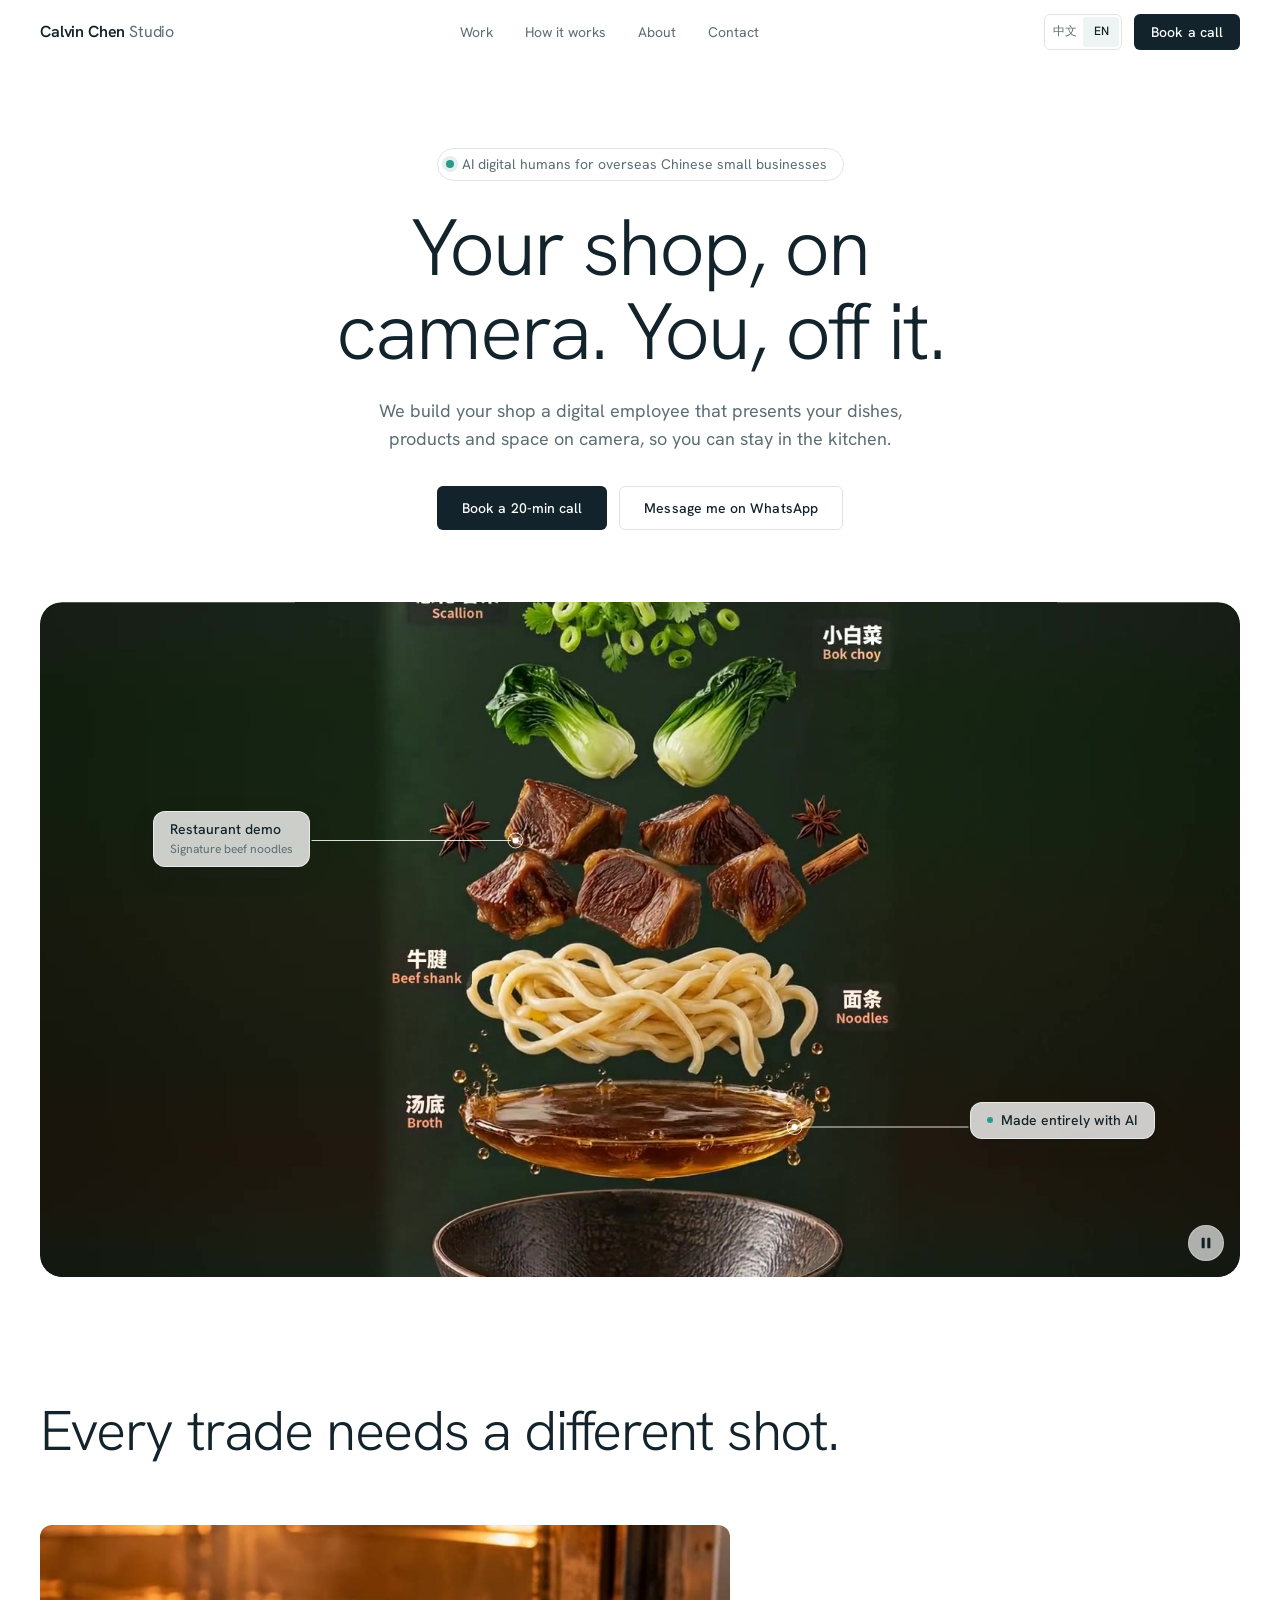
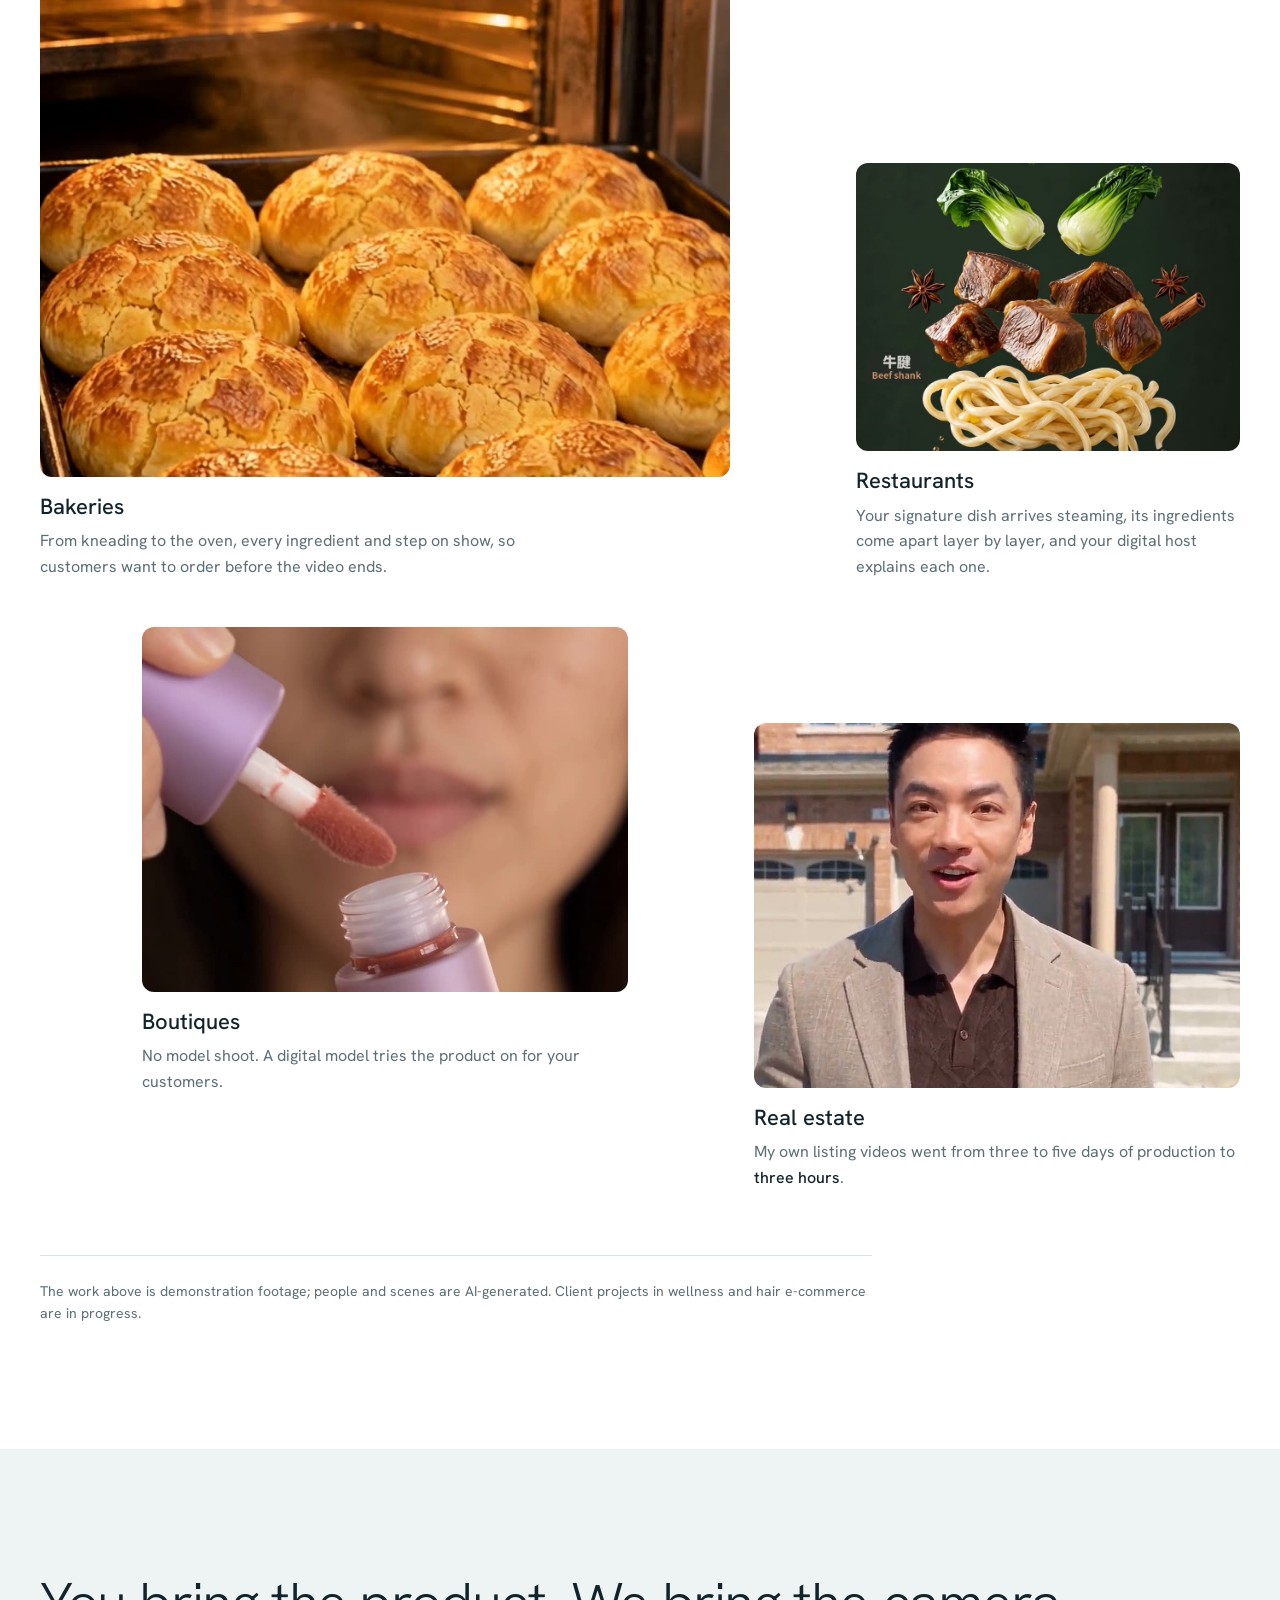
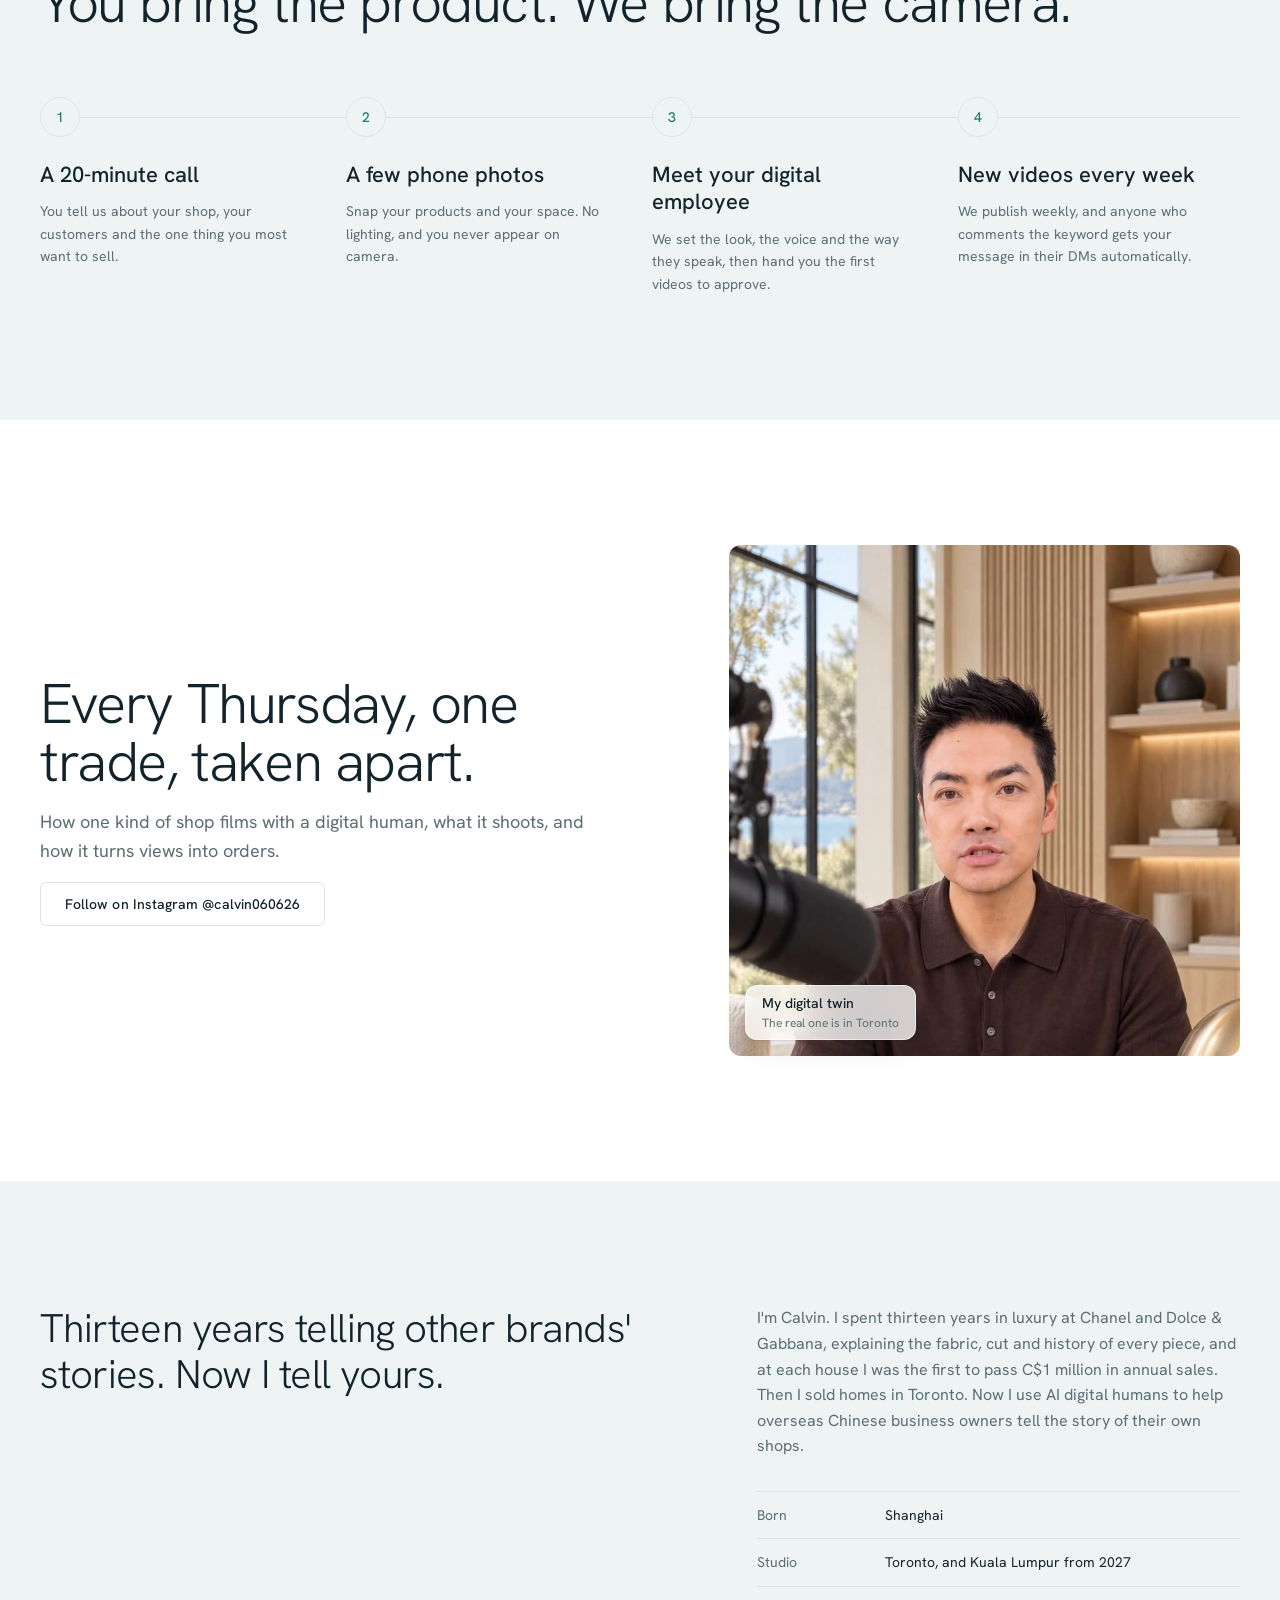
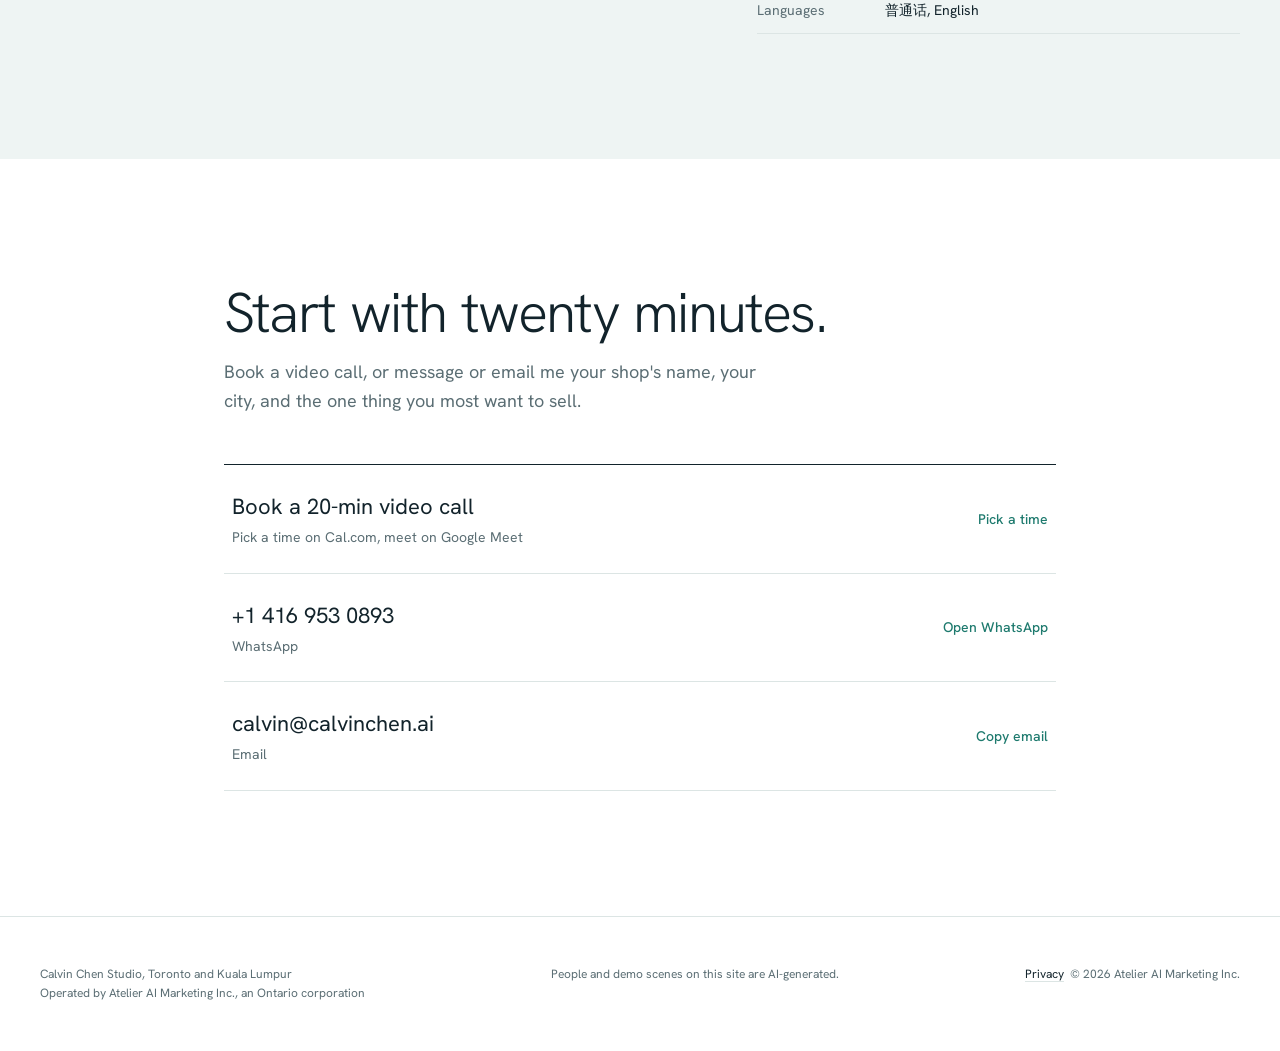
<file: index.html>
<!doctype html>
<html lang="zh-Hans" data-lang="zh">
<head>
<meta charset="utf-8">
<meta name="viewport" content="width=device-width, initial-scale=1, viewport-fit=cover">
<title>Calvin Chen Studio</title>
<meta name="ccs-title-zh" content="Calvin Chen Studio · 海外华人小店的 AI 数字人工作室">
<meta name="ccs-title-en" content="Calvin Chen Studio · AI digital humans for overseas Chinese small businesses">
<meta name="description" content="An AI digital-human studio for overseas Chinese small businesses. 为海外华人小店打造 AI 数字人员工。">
<meta name="referrer" content="strict-origin-when-cross-origin">
<meta name="theme-color" content="#FFFFFF">
<link rel="canonical" href="https://calvinchen.ai/">
<meta property="og:type" content="website">
<meta property="og:url" content="https://calvinchen.ai/">
<meta property="og:title" content="Calvin Chen Studio">
<meta property="og:description" content="AI digital humans for overseas Chinese small businesses. 你不用上镜，你的店会。">
<meta property="og:image" content="https://calvinchen.ai/media/og-image.jpg">
<meta name="twitter:card" content="summary_large_image">
<link rel="preload" href="assets/fonts/hanken-grotesk-latin.woff2" as="font" type="font/woff2" crossorigin>
<link rel="stylesheet" href="assets/css/tokens.css">
<link rel="stylesheet" href="assets/css/base.css">
<link rel="stylesheet" href="assets/css/components.css">
<script src="assets/js/lang.js"></script>
<script src="assets/js/site.js" defer></script>
</head>
<body id="top">
<a class="skip-link" href="#main"><span lang="zh-Hans">跳到正文</span><span lang="en">Skip to content</span></a>

<header class="site-header">
  <div class="container site-header__row">
    <a class="brand" href="#top">Calvin Chen <span>Studio</span></a>
    <nav class="nav" aria-label="Main">
      <a href="#work"><span lang="zh-Hans">作品</span><span lang="en">Work</span></a>
      <a href="#how"><span lang="zh-Hans">做法</span><span lang="en">How it works</span></a>
      <a href="#about"><span lang="zh-Hans">关于</span><span lang="en">About</span></a>
      <a href="#contact"><span lang="zh-Hans">联系</span><span lang="en">Contact</span></a>
    </nav>
    <div class="header-actions">
      <div class="lang-switch" role="group" aria-label="Language">
        <button type="button" data-set-lang="zh" aria-pressed="true">中文</button>
        <button type="button" data-set-lang="en" aria-pressed="false">EN</button>
      </div>
      <a class="btn btn--solid btn--sm" href="https://cal.com/calvinchenstudio/intro" target="_blank" rel="noopener noreferrer">
        <span lang="zh-Hans">约 20 分钟</span><span lang="en">Book a call</span>
      </a>
    </div>
  </div>
</header>

<main id="main">

  <!-- Hero -->
  <section class="hero">
    <div class="container">
      <div class="hero__inner">
        <p class="badge" data-seq="0"><span class="badge__dot" aria-hidden="true"></span>
          <span lang="zh-Hans">海外华人小店的 AI 数字人工作室</span><span lang="en">AI digital humans for overseas Chinese small businesses</span>
        </p>
        <h1 class="t-display hero__title" data-seq="1">
          <span lang="zh-Hans">你不用上镜，<br>你的店会。</span>
          <span lang="en">Your shop, on camera. You, off it.</span>
        </h1>
        <p class="t-lead hero__lead" data-seq="2">
          <span lang="zh-Hans">我们给你的店做一位数字人员工。招牌菜、新品、门店，它替你出镜、替你介绍，你只管把产品做好。</span>
          <span lang="en">We build your shop a digital employee that presents your dishes, products and space on camera, so you can stay in the kitchen.</span>
        </p>
        <div class="hero__actions" data-seq="3">
          <a class="btn btn--solid" href="https://cal.com/calvinchenstudio/intro" target="_blank" rel="noopener noreferrer">
            <span lang="zh-Hans">约 20 分钟聊聊</span><span lang="en">Book a 20-min call</span>
          </a>
          <a class="btn btn--line" href="https://wa.me/14169530893?text=%E4%BD%A0%E5%A5%BD%20Calvin%EF%BC%8C%E6%88%91%E5%9C%A8%20calvinchen.ai%20%E7%9C%8B%E5%88%B0%E4%BD%A0%E7%9A%84%E7%BD%91%E7%AB%99" target="_blank" rel="noopener noreferrer">
            <span lang="zh-Hans">WhatsApp 找我聊聊</span><span lang="en">Message me on WhatsApp</span>
          </a>
        </div>
      </div>

      <figure class="film">
        <video class="film__video" data-film autoplay muted loop playsinline preload="metadata" poster="media/hero-wide-poster.jpg" aria-label="Demo film: a bowl of beef noodles assembles itself, ingredient by ingredient">
          <source src="media/hero-wide.mp4" type="video/mp4">
        </video>
        <!-- Leader lines drawn in video pixel space (1600 x 900), so they track the footage at any width -->
        <svg class="film__lines" viewBox="0 0 1600 900" preserveAspectRatio="xMidYMid slice" aria-hidden="true">
          <line x1="362" y1="318" x2="628" y2="318"/>
          <circle cx="634" cy="318" r="4"/><circle class="ring" cx="634" cy="318" r="10"/>
          <line x1="1238" y1="700" x2="1012" y2="700"/>
          <circle cx="1006" cy="700" r="4"/><circle class="ring" cx="1006" cy="700" r="10"/>
        </svg>
        <figcaption class="film__chips">
          <span class="chip chip--a">
            <span class="chip__title"><span lang="zh-Hans">餐厅示范</span><span lang="en">Restaurant demo</span></span>
            <span class="chip__sub"><span lang="zh-Hans">招牌牛肉面</span><span lang="en">Signature beef noodles</span></span>
          </span>
          <span class="chip chip--b">
            <span class="chip__title"><span class="chip__dot" aria-hidden="true"></span><span lang="zh-Hans">全程 AI 制作</span><span lang="en">Made entirely with AI</span></span>
          </span>
        </figcaption>
        <button class="film__toggle" type="button" data-film-toggle aria-pressed="false">
          <span data-state="playing"><svg viewBox="0 0 16 16" width="14" height="14" aria-hidden="true"><rect x="3" y="2" width="3.5" height="12" rx="1"/><rect x="9.5" y="2" width="3.5" height="12" rx="1"/></svg><span class="visually-hidden">Pause video</span></span>
          <span data-state="paused" hidden><svg viewBox="0 0 16 16" width="14" height="14" aria-hidden="true"><path d="M4 2.5v11a.8.8 0 0 0 1.2.7l9-5.5a.8.8 0 0 0 0-1.4l-9-5.5A.8.8 0 0 0 4 2.5z"/></svg><span class="visually-hidden">Play video</span></span>
        </button>
      </figure>
    </div>
  </section>

  <!-- Work -->
  <section class="section" id="work">
    <div class="container">
      <div class="section-head">
        <h2 class="t-h2"><span lang="zh-Hans">每个行业，该拍的都不一样。</span><span lang="en">Every trade needs a different shot.</span></h2>
      </div>

      <div class="work">
        <article class="case case--lead">
          <div class="case__media"><img src="media/bake.jpg" width="900" height="683" loading="lazy" alt="A tray of pineapple buns coming out of the oven"></div>
          <div class="case__text">
            <h3 class="t-h3"><span lang="zh-Hans">烘焙</span><span lang="en">Bakeries</span></h3>
            <p class="t-body"><span lang="zh-Hans">从揉面到出炉，你用了什么料、怎么做，客人看完就想下单。</span><span lang="en">From kneading to the oven, every ingredient and step on show, so customers want to order before the video ends.</span></p>
          </div>
        </article>

        <article class="case case--side">
          <div class="case__media"><img src="media/rest.jpg" width="900" height="683" loading="lazy" alt="Beef shank, bok choy and noodles suspended in mid-air above a bowl"></div>
          <div class="case__text">
            <h3 class="t-h3"><span lang="zh-Hans">餐厅</span><span lang="en">Restaurants</span></h3>
            <p class="t-body"><span lang="zh-Hans">招牌菜端上桌冒着热气，原料一层一层拆开，数字人在旁边替你讲每一样用料。</span><span lang="en">Your signature dish arrives steaming, its ingredients come apart layer by layer, and your digital host explains each one.</span></p>
          </div>
        </article>

        <article class="case case--mid">
          <div class="case__media"><img src="media/shop.jpg" width="900" height="683" loading="lazy" alt="A digital model trying on lip gloss"></div>
          <div class="case__text">
            <h3 class="t-h3"><span lang="zh-Hans">买手店</span><span lang="en">Boutiques</span></h3>
            <p class="t-body"><span lang="zh-Hans">不用请模特拍广告，数字人员工上脸试用给客人看。</span><span lang="en">No model shoot. A digital model tries the product on for your customers.</span></p>
          </div>
        </article>

        <article class="case case--home">
          <div class="case__media"><img src="media/home.jpg" width="900" height="618" loading="lazy" alt="Calvin standing in front of a house listing"></div>
          <div class="case__text">
            <h3 class="t-h3"><span lang="zh-Hans">地产</span><span lang="en">Real estate</span></h3>
            <p class="t-body"><span lang="zh-Hans">我自己的房源视频，从以前的三到五天，变成现在的<strong class="case__stat">三个小时</strong>。</span><span lang="en">My own listing videos went from three to five days of production to <strong class="case__stat">three hours</strong>.</span></p>
          </div>
        </article>
      </div>

      <p class="note t-small">
        <span lang="zh-Hans">以上为示范作品，人物与画面由 AI 生成。身心灵疗愈、假发电商两个行业的客户项目正在进行中。</span>
        <span lang="en">The work above is demonstration footage; people and scenes are AI-generated. Client projects in wellness and hair e-commerce are in progress.</span>
      </p>
    </div>
  </section>

  <!-- How it works -->
  <section class="section section--surface" id="how">
    <div class="container">
      <div class="section-head">
        <h2 class="t-h2"><span lang="zh-Hans">你出产品，我们出镜头。</span><span lang="en">You bring the product. We bring the camera.</span></h2>
      </div>
      <ol class="steps">
        <li class="step">
          <span class="step__num" aria-hidden="true">1</span>
          <h3 class="t-h3"><span lang="zh-Hans">聊二十分钟</span><span lang="en">A 20-minute call</span></h3>
          <p class="t-small"><span lang="zh-Hans">听你讲你的店、你的客人，和你最想卖的那样东西。</span><span lang="en">You tell us about your shop, your customers and the one thing you most want to sell.</span></p>
        </li>
        <li class="step">
          <span class="step__num" aria-hidden="true">2</span>
          <h3 class="t-h3"><span lang="zh-Hans">你用手机拍几张</span><span lang="en">A few phone photos</span></h3>
          <p class="t-small"><span lang="zh-Hans">拍下产品和门店就够了。不用打光，你也不用出镜。</span><span lang="en">Snap your products and your space. No lighting, and you never appear on camera.</span></p>
        </li>
        <li class="step">
          <span class="step__num" aria-hidden="true">3</span>
          <h3 class="t-h3"><span lang="zh-Hans">定下你的数字人员工</span><span lang="en">Meet your digital employee</span></h3>
          <p class="t-small"><span lang="zh-Hans">定形象、定声音、定说话的方式，第一批成片交给你确认。</span><span lang="en">We set the look, the voice and the way they speak, then hand you the first videos to approve.</span></p>
        </li>
        <li class="step">
          <span class="step__num" aria-hidden="true">4</span>
          <h3 class="t-h3"><span lang="zh-Hans">每周上新</span><span lang="en">New videos every week</span></h3>
          <p class="t-small"><span lang="zh-Hans">每周发布。评论区留下关键词的客人，会自动收到你的私信。</span><span lang="en">We publish weekly, and anyone who comments the keyword gets your message in their DMs automatically.</span></p>
        </li>
      </ol>
    </div>
  </section>

  <!-- Case files on Instagram -->
  <section class="section">
    <div class="container feature">
      <div class="feature__text">
        <h2 class="t-h2"><span lang="zh-Hans">每周四，拆一个行业。</span><span lang="en">Every Thursday, one trade, taken apart.</span></h2>
        <p class="t-lead"><span lang="zh-Hans">一家店怎么用数字人拍、拍什么、怎么接单，整套做法摊开给你看。</span><span lang="en">How one kind of shop films with a digital human, what it shoots, and how it turns views into orders.</span></p>
        <a class="btn btn--line" href="https://www.instagram.com/calvin060626/" target="_blank" rel="noopener noreferrer">
          <span lang="zh-Hans">在 Instagram 看 @calvin060626</span><span lang="en">Follow on Instagram @calvin060626</span>
        </a>
      </div>
      <figure class="feature__figure">
        <img src="media/calvin.jpg" width="800" height="815" loading="lazy" alt="Calvin's digital twin speaking into a studio microphone">
        <figcaption>
          <span class="chip">
            <span class="chip__title"><span lang="zh-Hans">这是我的数字人</span><span lang="en">My digital twin</span></span>
            <span class="chip__sub"><span lang="zh-Hans">真人在多伦多</span><span lang="en">The real one is in Toronto</span></span>
          </span>
        </figcaption>
      </figure>
    </div>
  </section>

  <!-- About -->
  <section class="section section--surface" id="about">
    <div class="container about">
      <blockquote class="about__quote">
        <span lang="zh-Hans">卖了十三年别人的品牌，<br>现在帮你讲你的。</span>
        <span lang="en">Thirteen years telling other brands' stories. Now I tell yours.</span>
      </blockquote>
      <div class="about__body">
        <p class="t-body">
          <span lang="zh-Hans">我是 Calvin。在 Chanel、Dolce &amp; Gabbana 做了十三年奢侈品，每天的工作是给客人讲一件衣服的面料、剪裁和来历，在每一家品牌都是第一个年销售额过百万加币的人。后来我在多伦多做地产经纪。现在我用 AI 数字人，帮海外华人老板把自己的店讲好。</span>
          <span lang="en">I'm Calvin. I spent thirteen years in luxury at Chanel and Dolce &amp; Gabbana, explaining the fabric, cut and history of every piece, and at each house I was the first to pass C$1 million in annual sales. Then I sold homes in Toronto. Now I use AI digital humans to help overseas Chinese business owners tell the story of their own shops.</span>
        </p>
        <dl class="facts">
          <div><dt><span lang="zh-Hans">出生</span><span lang="en">Born</span></dt><dd><span lang="zh-Hans">上海</span><span lang="en">Shanghai</span></dd></div>
          <div><dt><span lang="zh-Hans">工作室</span><span lang="en">Studio</span></dt><dd><span lang="zh-Hans">多伦多，2027 年起吉隆坡</span><span lang="en">Toronto, and Kuala Lumpur from 2027</span></dd></div>
          <div><dt><span lang="zh-Hans">语言</span><span lang="en">Languages</span></dt><dd>普通话, English</dd></div>
        </dl>
      </div>
    </div>
  </section>

  <!-- Contact -->
  <section class="section" id="contact">
    <div class="container container--narrow">
      <div class="contact-head">
        <h2 class="t-h2"><span lang="zh-Hans">先聊二十分钟。</span><span lang="en">Start with twenty minutes.</span></h2>
        <p class="t-lead"><span lang="zh-Hans">直接约一个时间视频聊，或者 WhatsApp、写信告诉我你的店名、所在城市，和你最想卖的那样东西。</span><span lang="en">Book a video call, or message or email me your shop's name, your city, and the one thing you most want to sell.</span></p>
      </div>
      <div class="contact-list">
        <a class="contact-row" href="https://cal.com/calvinchenstudio/intro" target="_blank" rel="noopener noreferrer">
          <span class="contact-row__main">
            <span class="contact-row__title"><span lang="zh-Hans">约 20 分钟视频聊</span><span lang="en">Book a 20-min video call</span></span>
            <span class="contact-row__meta"><span lang="zh-Hans">通过 Cal.com 选时间，Google Meet 视频</span><span lang="en">Pick a time on Cal.com, meet on Google Meet</span></span>
          </span>
          <span class="contact-row__action"><span lang="zh-Hans">选时间</span><span lang="en">Pick a time</span></span>
        </a>
        <a class="contact-row" href="https://wa.me/14169530893?text=%E4%BD%A0%E5%A5%BD%20Calvin%EF%BC%8C%E6%88%91%E5%9C%A8%20calvinchen.ai%20%E7%9C%8B%E5%88%B0%E4%BD%A0%E7%9A%84%E7%BD%91%E7%AB%99" target="_blank" rel="noopener noreferrer">
          <span class="contact-row__main">
            <span class="contact-row__title">+1 416 953 0893</span>
            <span class="contact-row__meta">WhatsApp</span>
          </span>
          <span class="contact-row__action"><span lang="zh-Hans">打开 WhatsApp</span><span lang="en">Open WhatsApp</span></span>
        </a>
        <button class="contact-row" type="button" data-copy="calvin@calvinchen.ai">
          <span class="contact-row__main">
            <span class="contact-row__title">calvin@calvinchen.ai</span>
            <span class="contact-row__meta"><span lang="zh-Hans">邮箱</span><span lang="en">Email</span></span>
          </span>
          <span class="contact-row__action" aria-live="polite">
            <span data-copy-state="idle"><span lang="zh-Hans">复制邮箱</span><span lang="en">Copy email</span></span>
            <span data-copy-state="done" hidden><span lang="zh-Hans">已复制</span><span lang="en">Copied</span></span>
          </span>
        </button>
      </div>
    </div>
  </section>
</main>

<footer class="site-footer">
  <div class="container site-footer__row">
    <span>Calvin Chen Studio, Toronto and Kuala Lumpur<br><span lang="zh-Hans">由 Atelier AI Marketing Inc.（安大略省注册公司）经营</span><span lang="en">Operated by Atelier AI Marketing Inc., an Ontario corporation</span></span>
    <span><span lang="zh-Hans">网站上的人物与示范画面由 AI 生成。</span><span lang="en">People and demo scenes on this site are AI-generated.</span></span>
    <span><a class="link" href="privacy.html"><span lang="zh-Hans">隐私说明</span><span lang="en">Privacy</span></a>&nbsp;&nbsp;© <span data-year>2026</span> Atelier AI Marketing Inc.</span>
  </div>
</footer>
</body>
</html>
</file>
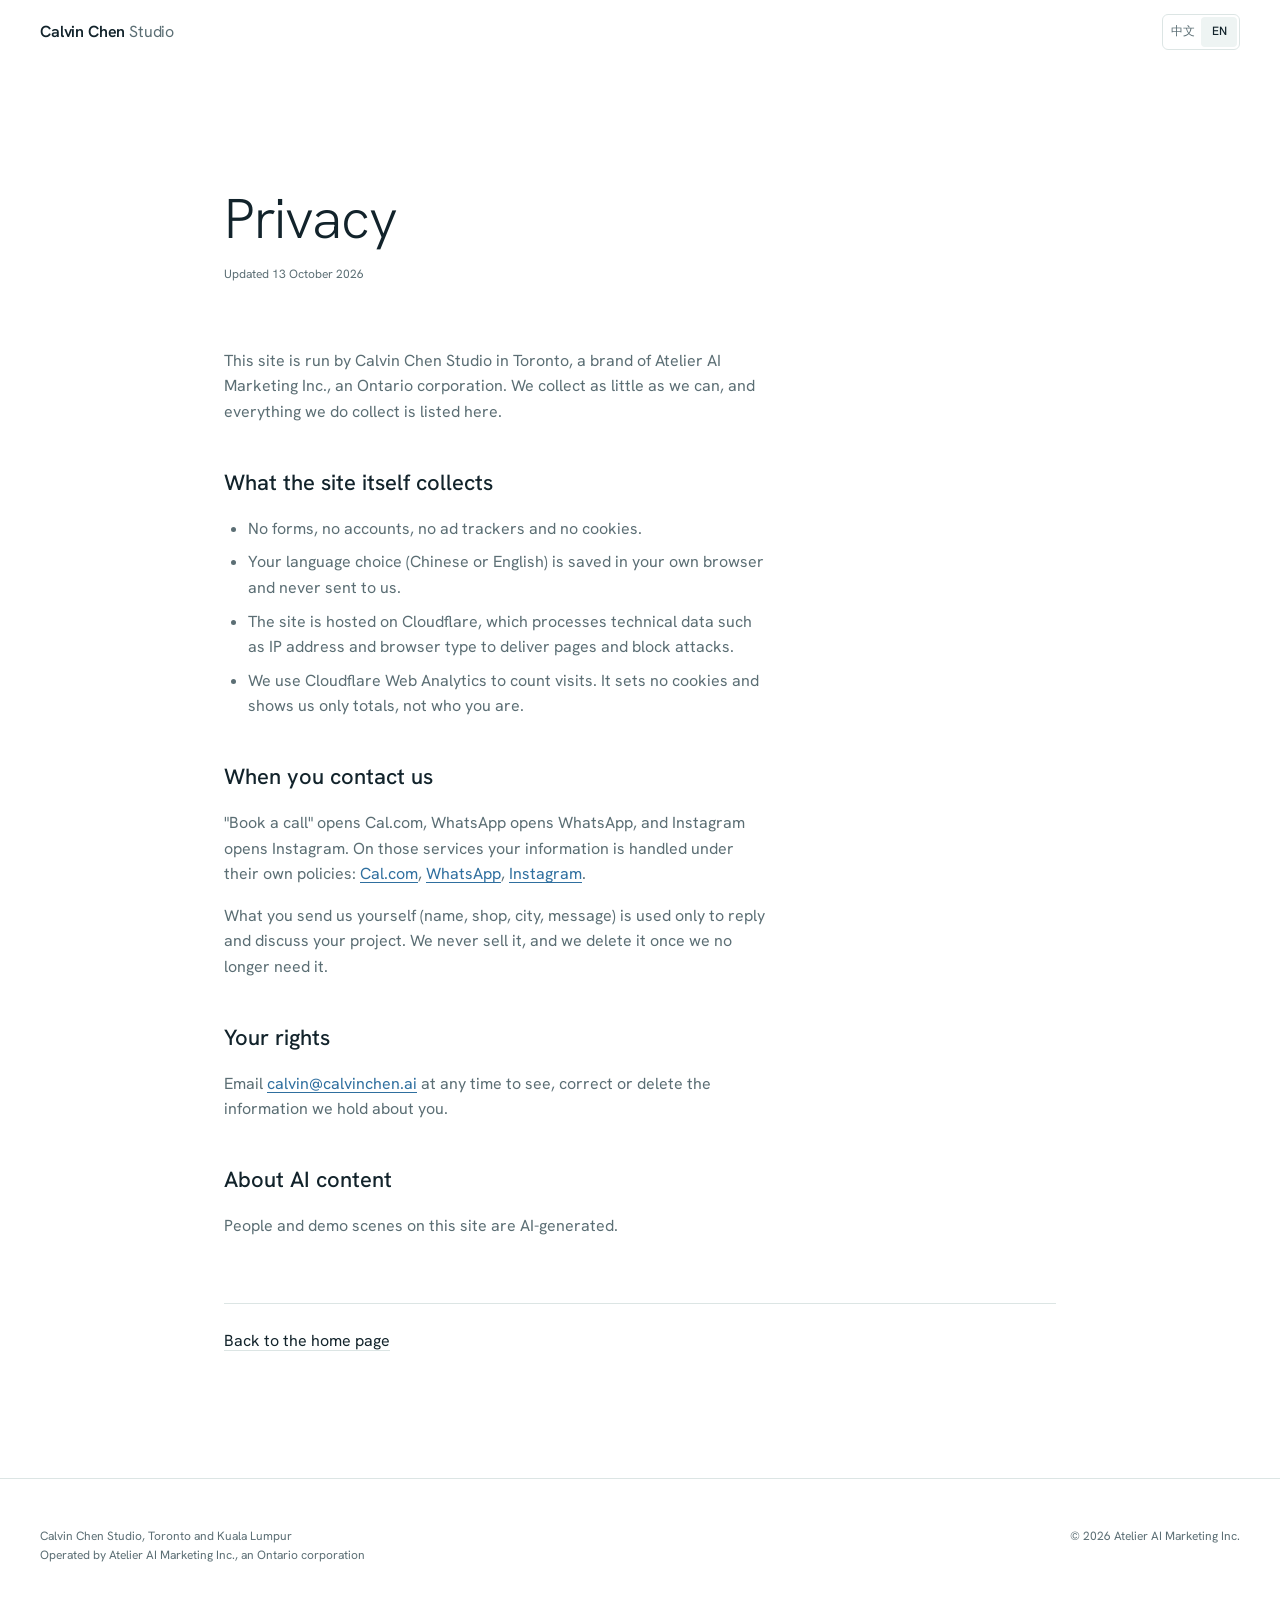
<file: privacy.html>
<!doctype html>
<html lang="zh-Hans" data-lang="zh">
<head>
<meta charset="utf-8">
<meta name="viewport" content="width=device-width, initial-scale=1, viewport-fit=cover">
<title>Privacy · Calvin Chen Studio</title>
<meta name="ccs-title-zh" content="隐私说明 · Calvin Chen Studio">
<meta name="ccs-title-en" content="Privacy · Calvin Chen Studio">
<meta name="description" content="How calvinchen.ai handles visitor information.">
<meta name="referrer" content="strict-origin-when-cross-origin">
<link rel="canonical" href="https://calvinchen.ai/privacy.html">
<link rel="stylesheet" href="assets/css/tokens.css">
<link rel="stylesheet" href="assets/css/base.css">
<link rel="stylesheet" href="assets/css/components.css">
<script src="assets/js/lang.js"></script>
<script src="assets/js/site.js" defer></script>
</head>
<body id="top">
<a class="skip-link" href="#main"><span lang="zh-Hans">跳到正文</span><span lang="en">Skip to content</span></a>

<header class="site-header">
  <div class="container site-header__row">
    <a class="brand" href="index.html">Calvin Chen <span>Studio</span></a>
    <div class="header-actions">
      <div class="lang-switch" role="group" aria-label="Language">
        <button type="button" data-set-lang="zh" aria-pressed="true">中文</button>
        <button type="button" data-set-lang="en" aria-pressed="false">EN</button>
      </div>
    </div>
  </div>
</header>

<main id="main" class="section">
  <div class="container container--narrow">
    <div class="section-head">
      <h1 class="t-h2"><span lang="zh-Hans">隐私说明</span><span lang="en">Privacy</span></h1>
      <p class="t-caption"><span lang="zh-Hans">更新于 2026 年 10 月 13 日</span><span lang="en">Updated 13 October 2026</span></p>
    </div>

    <!-- 中文 -->
    <div class="prose" lang="zh-Hans">
      <p>这个网站由 Calvin Chen Studio（多伦多）运营。Calvin Chen Studio 是 Atelier AI Marketing Inc. 的品牌，这家公司在安大略省注册。我们尽量少收集信息，下面写清楚每一样。</p>

      <h2>网站本身收集什么</h2>
      <ul>
        <li>没有表单，没有账号，不放广告追踪，也不用 cookie。</li>
        <li>你选的语言（中文或 English）只存在你自己的浏览器里，不会传给我们。</li>
        <li>网站托管在 Cloudflare。为了把网页送到你手上、防攻击，Cloudflare 会处理 IP 地址、浏览器类型这类技术信息。</li>
        <li>我们用 Cloudflare Web Analytics 看访问量。它不用 cookie，只给我们汇总后的页面浏览数字，不会认出你是谁。</li>
      </ul>

      <h2>你联系我们的时候</h2>
      <p>点“约 20 分钟”会打开 Cal.com，点 WhatsApp 会打开 WhatsApp，点 Instagram 会打开 Instagram。到了这些平台上，信息按它们各自的隐私政策处理：
        <a href="https://cal.com/privacy" target="_blank" rel="noopener noreferrer">Cal.com</a>、
        <a href="https://www.whatsapp.com/legal/privacy-policy" target="_blank" rel="noopener noreferrer">WhatsApp</a>、
        <a href="https://privacycenter.instagram.com/policy" target="_blank" rel="noopener noreferrer">Instagram</a>。</p>
      <p>你主动发给我们的内容（名字、店名、城市、留言），只用来回复你、谈合作，不卖给任何人，用完不再需要就删除。</p>

      <h2>你的权利</h2>
      <p>你可以随时写信到 <a href="mailto:calvin@calvinchen.ai">calvin@calvinchen.ai</a>，要求查看、更正或删除我们手上关于你的信息。</p>

      <h2>关于 AI 内容</h2>
      <p>网站上的人物和示范画面由 AI 生成。</p>
    </div>

    <!-- English -->
    <div class="prose" lang="en">
      <p>This site is run by Calvin Chen Studio in Toronto, a brand of Atelier AI Marketing Inc., an Ontario corporation. We collect as little as we can, and everything we do collect is listed here.</p>

      <h2>What the site itself collects</h2>
      <ul>
        <li>No forms, no accounts, no ad trackers and no cookies.</li>
        <li>Your language choice (Chinese or English) is saved in your own browser and never sent to us.</li>
        <li>The site is hosted on Cloudflare, which processes technical data such as IP address and browser type to deliver pages and block attacks.</li>
        <li>We use Cloudflare Web Analytics to count visits. It sets no cookies and shows us only totals, not who you are.</li>
      </ul>

      <h2>When you contact us</h2>
      <p>"Book a call" opens Cal.com, WhatsApp opens WhatsApp, and Instagram opens Instagram. On those services your information is handled under their own policies:
        <a href="https://cal.com/privacy" target="_blank" rel="noopener noreferrer">Cal.com</a>,
        <a href="https://www.whatsapp.com/legal/privacy-policy" target="_blank" rel="noopener noreferrer">WhatsApp</a>,
        <a href="https://privacycenter.instagram.com/policy" target="_blank" rel="noopener noreferrer">Instagram</a>.</p>
      <p>What you send us yourself (name, shop, city, message) is used only to reply and discuss your project. We never sell it, and we delete it once we no longer need it.</p>

      <h2>Your rights</h2>
      <p>Email <a href="mailto:calvin@calvinchen.ai">calvin@calvinchen.ai</a> at any time to see, correct or delete the information we hold about you.</p>

      <h2>About AI content</h2>
      <p>People and demo scenes on this site are AI-generated.</p>
    </div>

    <p class="note"><a class="link" href="index.html"><span lang="zh-Hans">回到首页</span><span lang="en">Back to the home page</span></a></p>
  </div>
</main>

<footer class="site-footer">
  <div class="container site-footer__row">
    <span>Calvin Chen Studio, Toronto and Kuala Lumpur<br><span lang="zh-Hans">由 Atelier AI Marketing Inc.（安大略省注册公司）经营</span><span lang="en">Operated by Atelier AI Marketing Inc., an Ontario corporation</span></span>
    <span>© <span data-year>2026</span> Atelier AI Marketing Inc.</span>
  </div>
</footer>
</body>
</html>
</file>
<file: assets/css/tokens.css>
/* =========================================================
   Calvin Chen Studio · design tokens
   ---------------------------------------------------------
   EVERY colour, font, size, spacing, radius and motion value
   on the site comes from this file. Change a value here and
   the whole site follows. Never hard-code a hex value in any
   other CSS file.

   To try a new palette: edit only the "1. Palette" block.
   The "2. Roles" block maps palette colours to jobs, so the
   rest of the code never needs to know the actual colours.
   ========================================================= */

/* Self-hosted font (no Google request, so no visitor data leaves the site) */
@font-face {
  font-family: "Hanken Grotesk";
  font-style: normal;
  font-display: swap;
  font-weight: 100 900;
  src: url("../fonts/hanken-grotesk-latin.woff2") format("woff2");
  unicode-range: U+0000-00FF, U+0131, U+0152-0153, U+02BB-02BC, U+02C6, U+02DA, U+02DC, U+0304, U+0308, U+0329, U+2000-206F, U+20AC, U+2122, U+2191, U+2193, U+2212, U+2215, U+FEFF, U+FFFD;
}
@font-face {
  font-family: "Hanken Grotesk";
  font-style: normal;
  font-display: swap;
  font-weight: 100 900;
  src: url("../fonts/hanken-grotesk-latin-ext.woff2") format("woff2");
  unicode-range: U+0100-02BA, U+02BD-02C5, U+02C7-02CC, U+02CE-02D7, U+02DD-02FF, U+0304, U+0308, U+0329, U+1D00-1DBF, U+1E00-1E9F, U+1EF2-1EFF, U+2020, U+20A0-20AB, U+20AD-20C0, U+2113, U+2C60-2C7F, U+A720-A7FF;
}

:root {
  /* ---------- 1. Palette (raw colours) ---------- */
  --c-paper:    #FFFFFF;  /* page background */
  --c-mist:     #EEF4F3;  /* cool pale surface, panels */
  --c-mist-2:   #E2ECEA;  /* slightly deeper surface, hover */
  --c-line:     #DCE5E4;  /* hairlines and borders */
  --c-ink:      #12232B;  /* main text, deep petrol */
  --c-slate:    #5B6E74;  /* secondary text */
  --c-fog:      #8A9A9F;  /* decorative only: too light for text (2.9:1) */
  --c-jade:     #1E7A6E;  /* primary accent, taken from the hero footage greens */
  --c-jade-2:   #2A9A8B;  /* lighter jade for small marks */
  --c-harbour:  #2F6F9F;  /* secondary accent: links, focus ring */
  --c-wall:     #1B2A1F;  /* the dark green studio wall in the hero film */

  /* ---------- 2. Roles (what each colour is used for) ---------- */
  --bg:            var(--c-paper);
  --surface:       var(--c-mist);
  --surface-hover: var(--c-mist-2);
  --border:        var(--c-line);
  --text:          var(--c-ink);
  --text-muted:    var(--c-slate);
  --text-faint:    var(--c-slate);   /* text never uses fog: contrast rule 4.5:1 */
  --accent:        var(--c-jade);
  --accent-soft:   color-mix(in srgb, var(--c-jade) 12%, var(--c-paper));
  --accent-mark:   var(--c-jade-2);
  --link:          var(--c-harbour);
  --focus:         var(--c-harbour);
  --media-bg:      var(--c-wall);

  /* Buttons */
  --btn-solid-bg:     var(--c-ink);
  --btn-solid-fg:     var(--c-paper);
  --btn-solid-hover:  var(--c-jade);
  --btn-line-fg:      var(--c-ink);
  --btn-line-border:  var(--c-line);
  --btn-line-hover:   var(--c-ink);

  /* Glass chips on top of video */
  --glass-bg:     color-mix(in srgb, var(--c-paper) 78%, transparent);
  --glass-border: color-mix(in srgb, var(--c-paper) 60%, transparent);
  --glass-text:   var(--c-ink);
  --leader:       color-mix(in srgb, var(--c-paper) 85%, transparent);

  /* ---------- 3. Type ---------- */
  --font-sans: "Hanken Grotesk", "PingFang SC", "Hiragino Sans GB", "Noto Sans SC", "Microsoft YaHei", system-ui, sans-serif;

  /* Scale: a 1.25 ratio, clamped so phones never get oversized text */
  --fs-12: 0.75rem;
  --fs-14: 0.875rem;
  --fs-16: 1rem;
  --fs-18: 1.125rem;
  --fs-22: clamp(1.25rem, 1.1rem + 0.5vw, 1.375rem);
  --fs-28: clamp(1.5rem, 1.25rem + 1vw, 1.75rem);
  --fs-40: clamp(1.875rem, 1.4rem + 2vw, 2.5rem);
  --fs-56: clamp(2.25rem, 1.5rem + 3.2vw, 3.5rem);
  --fs-80: clamp(2.75rem, 1.6rem + 5vw, 5rem);

  --fw-light: 300;
  --fw-regular: 400;
  --fw-medium: 500;
  --fw-semibold: 600;

  --lh-tight: 1.05;
  --lh-snug: 1.25;
  --lh-body: 1.6;
  --lh-zh: 1.8;          /* Chinese needs more air than Latin */
  --track-display: -0.025em;
  --measure: 34rem;      /* about 70 characters per line */

  /* ---------- 4. Space (4px base) ---------- */
  --s-1: 0.25rem;
  --s-2: 0.5rem;
  --s-3: 0.75rem;
  --s-4: 1rem;
  --s-5: 1.5rem;
  --s-6: 2rem;
  --s-7: 3rem;
  --s-8: 4rem;
  --s-9: 6rem;
  --s-10: 8rem;
  --section-y: clamp(4.5rem, 3rem + 6vw, 8rem);
  --gutter: clamp(1rem, 0.5rem + 2.5vw, 2.5rem);
  --container: 75rem;    /* 1200px */
  --container-narrow: 52rem;

  /* ---------- 5. Shape (radius follows hierarchy, not one value for all) ---------- */
  --r-sm: 6px;     /* buttons, small controls */
  --r-md: 12px;    /* images, panels */
  --r-lg: 22px;    /* the hero film frame */
  --r-pill: 999px; /* chips */

  /* ---------- 6. Depth (used once: chips over video) ---------- */
  --shadow-chip: 0 1px 2px color-mix(in srgb, var(--c-ink) 10%, transparent),
                 0 8px 24px color-mix(in srgb, var(--c-ink) 12%, transparent);

  /* ---------- 7. Motion ---------- */
  --ease-out: cubic-bezier(0.22, 1, 0.36, 1);
  --t-fast: 160ms;
  --t-base: 280ms;
  --t-slow: 900ms;

  /* ---------- 8. Layers ---------- */
  --z-header: 50;
}
</file>
<file: assets/css/base.css>
/* =========================================================
   Base: reset, typography, layout helpers, language switch.
   Uses tokens only (see tokens.css).
   ========================================================= */

*, *::before, *::after { box-sizing: border-box; }

html {
  -webkit-text-size-adjust: 100%;
  text-size-adjust: 100%;
  scroll-behavior: smooth;
  scroll-padding-top: 5rem;
  background: var(--bg);
}

body {
  margin: 0;
  background: var(--bg);
  color: var(--text);
  font-family: var(--font-sans);
  font-size: var(--fs-16);
  font-weight: var(--fw-regular);
  line-height: var(--lh-body);
  -webkit-font-smoothing: antialiased;
  text-rendering: optimizeLegibility;
  overflow-x: hidden;
}

img, video, svg { display: block; max-width: 100%; }
img, video { height: auto; }

h1, h2, h3, p, ul, ol, dl, dd, figure, blockquote { margin: 0; padding: 0; }
ul, ol { list-style: none; }

a { color: inherit; text-decoration: none; }
button { font: inherit; color: inherit; background: none; border: 0; padding: 0; cursor: pointer; }

:focus-visible {
  outline: 2px solid var(--focus);
  outline-offset: 3px;
  border-radius: var(--r-sm);
}

::selection { background: var(--accent-soft); color: var(--text); }

[hidden] { display: none !important; }

/* ---------- Type roles ---------- */
.t-display {
  font-size: var(--fs-80);
  font-weight: var(--fw-light);
  line-height: var(--lh-tight);
  letter-spacing: var(--track-display);
}
.t-h2 {
  font-size: var(--fs-56);
  font-weight: var(--fw-light);
  line-height: var(--lh-tight);
  letter-spacing: var(--track-display);
}
.t-h3 {
  font-size: var(--fs-22);
  font-weight: var(--fw-medium);
  line-height: var(--lh-snug);
}
.t-lead {
  font-size: var(--fs-18);
  color: var(--text-muted);
  max-width: var(--measure);
}
.t-body { color: var(--text-muted); max-width: var(--measure); }
.t-small { font-size: var(--fs-14); color: var(--text-muted); }
.t-caption { font-size: var(--fs-12); color: var(--text-faint); }

/* Section label: sentence case, small, quiet (never all caps) */
.t-label {
  font-size: var(--fs-14);
  font-weight: var(--fw-medium);
  color: var(--accent);
}

/* Chinese reading mode: more air in body text, steadier headings */
html[data-lang="zh"] body { line-height: var(--lh-zh); }
html[data-lang="zh"] .t-display { line-height: 1.18; letter-spacing: 0.01em; font-weight: var(--fw-regular); }
html[data-lang="zh"] .t-h2 { line-height: 1.25; letter-spacing: 0.01em; font-weight: var(--fw-regular); }
html[data-lang="zh"] .t-h3 { letter-spacing: 0.02em; }

/* ---------- Layout helpers ---------- */
.container {
  width: 100%;
  max-width: calc(var(--container) + var(--gutter) * 2);
  margin-inline: auto;
  padding-inline: var(--gutter);
}
.container--narrow { max-width: calc(var(--container-narrow) + var(--gutter) * 2); }

.section { padding-block: var(--section-y); }
.section--surface { background: var(--surface); }

.section-head { display: grid; gap: var(--s-4); margin-bottom: var(--s-8); }

.visually-hidden {
  position: absolute !important;
  width: 1px; height: 1px;
  overflow: hidden; clip: rect(0 0 0 0);
  white-space: nowrap;
}

.skip-link {
  position: absolute; left: var(--s-4); top: -3rem;
  background: var(--text); color: var(--bg);
  padding: var(--s-2) var(--s-4); border-radius: var(--r-sm);
  z-index: 100;
}
.skip-link:focus { top: var(--s-4); }

/* ---------- Language switch ----------
   Every bilingual string is written twice:
   <span lang="zh-Hans">…</span><span lang="en">…</span>
   The <html data-lang> value decides which one shows. */
html[data-lang="zh"] body [lang="en"] { display: none !important; }
html[data-lang="en"] body [lang="zh-Hans"] { display: none !important; }

/* ---------- Motion preference ---------- */
@media (prefers-reduced-motion: reduce) {
  html { scroll-behavior: auto; }
  *, *::before, *::after {
    animation-duration: 0.01ms !important;
    animation-iteration-count: 1 !important;
    transition-duration: 0.01ms !important;
  }
}
</file>
<file: assets/css/components.css>
/* =========================================================
   Components. Each block is reusable on any page.
   Uses tokens only (see tokens.css).
   ========================================================= */

/* ---------- Buttons: minimal ----------
   .btn            base
   .btn--solid     one primary action per view
   .btn--line      quiet secondary action
   .btn--sm        compact (header) */
.btn {
  display: inline-flex;
  align-items: center;
  justify-content: center;
  gap: var(--s-2);
  min-height: 2.75rem;
  padding: 0 var(--s-5);
  border-radius: var(--r-sm);
  border: 1px solid transparent;
  font-size: var(--fs-14);
  font-weight: var(--fw-medium);
  letter-spacing: 0.005em;
  white-space: nowrap;
  transition: background-color var(--t-fast) var(--ease-out),
              border-color var(--t-fast) var(--ease-out),
              color var(--t-fast) var(--ease-out);
}
.btn--solid { background: var(--btn-solid-bg); color: var(--btn-solid-fg); }
.btn--solid:hover { background: var(--btn-solid-hover); }
.btn--line { color: var(--btn-line-fg); border-color: var(--btn-line-border); background: transparent; }
.btn--line:hover { border-color: var(--btn-line-hover); }
.btn--sm { min-height: 2.25rem; padding: 0 var(--s-4); }

/* Text link with a quiet underline */
.link {
  color: var(--text);
  text-decoration: underline;
  text-decoration-color: var(--border);
  text-decoration-thickness: 1px;
  text-underline-offset: 0.25em;
  transition: text-decoration-color var(--t-fast) var(--ease-out);
}
.link:hover { text-decoration-color: currentColor; }

/* ---------- Pill badge (above hero headline) ---------- */
.badge {
  display: inline-flex;
  align-items: center;
  gap: var(--s-2);
  padding: var(--s-1) var(--s-4) var(--s-1) var(--s-2);
  border: 1px solid var(--border);
  border-radius: var(--r-pill);
  font-size: var(--fs-14);
  color: var(--text-muted);
  background: var(--bg);
}
@media (max-width: 420px) { .badge { font-size: var(--fs-12); } }
.badge__dot {
  width: 0.5rem; height: 0.5rem;
  border-radius: 50%;
  background: var(--accent-mark);
  box-shadow: 0 0 0 4px var(--accent-soft);
}

/* ---------- Header ---------- */
.site-header {
  position: sticky; top: 0;
  z-index: var(--z-header);
  background: color-mix(in srgb, var(--bg) 86%, transparent);
  -webkit-backdrop-filter: saturate(160%) blur(14px);
  backdrop-filter: saturate(160%) blur(14px);
  border-bottom: 1px solid transparent;
  transition: border-color var(--t-base) var(--ease-out);
}
.site-header.is-scrolled { border-bottom-color: var(--border); }
.site-header__row {
  display: flex; align-items: center; justify-content: space-between;
  gap: var(--s-5);
  min-height: 4rem;
}
.brand { font-size: var(--fs-16); font-weight: var(--fw-semibold); letter-spacing: -0.01em; }
.brand span { color: var(--text-faint); font-weight: var(--fw-regular); }
.nav { display: flex; gap: var(--s-6); font-size: var(--fs-14); color: var(--text-muted); }
.nav a:hover { color: var(--text); }
.header-actions { display: flex; align-items: center; gap: var(--s-3); }

.lang-switch {
  display: inline-flex;
  border: 1px solid var(--border);
  border-radius: var(--r-sm);
  padding: 2px;
  font-size: var(--fs-12);
}
.lang-switch button {
  min-width: 2.25rem; min-height: 1.875rem;
  border-radius: calc(var(--r-sm) - 2px);
  color: var(--text-muted);
}
.lang-switch button[aria-pressed="true"] { background: var(--surface); color: var(--text); font-weight: var(--fw-medium); }

@media (max-width: 860px) { .nav { display: none; } }
@media (max-width: 420px) { .header-actions .btn { display: none; } }

/* ---------- Hero ---------- */
.hero { padding-top: clamp(3rem, 2rem + 4vw, 5.5rem); text-align: center; }
.hero__inner { display: grid; justify-items: center; gap: var(--s-5); }
.hero__title { max-width: 14ch; }
html[data-lang="zh"] .hero__title { max-width: none; }
.hero__lead { margin-inline: auto; }
.hero__actions { display: flex; flex-wrap: wrap; justify-content: center; gap: var(--s-3); margin-top: var(--s-2); }

/* ---------- Film frame + annotations (the one signature element) ---------- */
.film {
  position: relative;
  margin-top: clamp(2.5rem, 1.5rem + 4vw, 4.5rem);
  border-radius: var(--r-lg);
  overflow: hidden;
  background: var(--media-bg);
  aspect-ratio: 16 / 9;
  isolation: isolate;
}
.film__video, .film__lines {
  position: absolute; inset: 0;
  width: 100%; height: 100%;
}
.film__video { object-fit: cover; }
.film__lines { pointer-events: none; }
.film__lines line { stroke: var(--leader); stroke-width: 1; vector-effect: non-scaling-stroke; }
.film__lines circle { fill: var(--c-paper); }
.film__lines .ring { fill: none; stroke: var(--leader); stroke-width: 1; vector-effect: non-scaling-stroke; }

.chip {
  position: absolute;
  display: grid; gap: 2px;
  padding: var(--s-2) var(--s-4);
  border-radius: var(--r-md);
  background: var(--glass-bg);
  border: 1px solid var(--glass-border);
  color: var(--glass-text);
  box-shadow: var(--shadow-chip);
  -webkit-backdrop-filter: blur(16px) saturate(140%);
  backdrop-filter: blur(16px) saturate(140%);
  text-align: left;
  font-size: var(--fs-14);
  line-height: 1.35;
}
.chip__title { font-weight: var(--fw-medium); display: flex; align-items: center; gap: var(--s-2); }
.chip__sub { color: var(--text-muted); font-size: var(--fs-12); }
.chip__dot { width: 0.4rem; height: 0.4rem; border-radius: 50%; background: var(--accent-mark); }

/* Positions match the SVG leader lines (video is 1600 x 900) */
.chip--a { right: 77.5%; top: 31%; }
.chip--b { left: 77.5%; top: 74%; }

/* Phones: the frame becomes portrait (shows the original footage), chips stack at the bottom */
@media (max-width: 720px) {
  .film { aspect-ratio: 4 / 5; border-radius: var(--r-md); margin-inline: calc(var(--gutter) * -0.5); }
  .film__lines { display: none; }
  .chip { position: static; }
  .film__chips {
    position: absolute; left: var(--s-3); right: var(--s-3); bottom: var(--s-3);
    display: flex; flex-wrap: wrap; gap: var(--s-2);
  }
}

/* One orchestrated load sequence: headline, then film, then annotations.
   Pure CSS (runs even if site.js fails); every element ends fully visible. */
@keyframes ccs-rise { from { opacity: 0; transform: translateY(14px); } to { opacity: 1; transform: none; } }
@keyframes ccs-unmask { from { clip-path: inset(6% 4% 0 4% round var(--r-lg)); } to { clip-path: inset(0 0 0 0 round var(--r-lg)); } }
@keyframes ccs-draw { from { stroke-dashoffset: 600; } to { stroke-dashoffset: 0; } }
@keyframes ccs-fade { from { opacity: 0; } to { opacity: 1; } }
.js .hero [data-seq] { animation: ccs-rise var(--t-slow) var(--ease-out) both; }
.js .hero [data-seq="1"] { animation-delay: 110ms; }
.js .hero [data-seq="2"] { animation-delay: 220ms; }
.js .hero [data-seq="3"] { animation-delay: 330ms; }
.js .hero .film { animation: ccs-unmask 1.2s var(--ease-out) 0.35s both; }
.js .film__lines line { stroke-dasharray: 600; animation: ccs-draw 1s var(--ease-out) 1.3s both; }
.js .hero .chip, .js .film__lines circle { animation: ccs-fade 0.6s var(--ease-out) 1.6s both; }

/* Pause / play for the looping film (motion over 5s must be stoppable) */
.film__toggle {
  position: absolute; right: var(--s-4); bottom: var(--s-4);
  width: 2.25rem; height: 2.25rem;
  display: grid; place-items: center;
  border-radius: 50%;
  background: var(--glass-bg);
  border: 1px solid var(--glass-border);
  color: var(--glass-text);
  -webkit-backdrop-filter: blur(12px); backdrop-filter: blur(12px);
  opacity: 0.85;
  transition: opacity var(--t-fast) var(--ease-out);
}
.film__toggle:hover { opacity: 1; }
.film__toggle svg { fill: currentColor; }
.film__toggle > span { display: grid; place-items: center; }
@media (max-width: 720px) { .film__toggle { right: var(--s-3); bottom: var(--s-3); } .film__chips { right: 3.5rem !important; } }

/* ---------- Work (uneven editorial layout, not a card grid) ---------- */
.work {
  display: grid;
  grid-template-columns: repeat(12, 1fr);
  gap: var(--s-7) var(--s-5);
}
.case { display: grid; gap: var(--s-4); align-content: start; }
.case__media { border-radius: var(--r-md); overflow: hidden; background: var(--surface); }
.case__media img { width: 100%; height: 100%; object-fit: cover; aspect-ratio: 4 / 3; }
.case__text { display: grid; gap: var(--s-2); }
.case--lead { grid-column: 1 / span 7; }
.case--lead .case__media img { aspect-ratio: 5 / 4; }
.case--side { grid-column: 9 / span 4; align-self: end; }
.case--mid  { grid-column: 2 / span 5; }
.case--home { grid-column: 8 / span 5; margin-top: var(--s-9); }
.case__stat { color: var(--text); font-weight: var(--fw-medium); }

.note {
  margin-top: var(--s-8);
  padding-top: var(--s-5);
  border-top: 1px solid var(--border);
  max-width: var(--container-narrow);
}

@media (max-width: 860px) {
  .work { grid-template-columns: 1fr 1fr; gap: var(--s-7) var(--s-4); }
  .case--lead { grid-column: 1 / -1; }
  .case--side, .case--mid, .case--home { grid-column: auto; margin-top: 0; align-self: start; }
}
@media (max-width: 560px) {
  .work { grid-template-columns: 1fr; }
}

/* ---------- Steps (a real sequence, so numbers are earned) ---------- */
.steps {
  display: grid;
  grid-template-columns: repeat(4, 1fr);
  gap: var(--s-5);
  counter-reset: step;
  position: relative;
}
.steps::before {
  content: ""; position: absolute; left: 0; right: 0; top: 1.25rem;
  height: 1px; background: var(--border);
}
.step { position: relative; display: grid; grid-template-rows: auto auto 1fr; align-content: start; gap: var(--s-3); padding-right: var(--s-4); }
.step__num {
  width: 2.5rem; height: 2.5rem;
  display: grid; place-items: center;
  border-radius: 50%;
  background: var(--bg);
  border: 1px solid var(--border);
  font-size: var(--fs-14);
  font-weight: var(--fw-medium);
  color: var(--accent);
  position: relative;
  margin-bottom: var(--s-3);
}
.section--surface .step__num { background: var(--surface); }
@media (max-width: 860px) {
  .steps { grid-template-columns: 1fr 1fr; row-gap: var(--s-7); }
  .steps::before { display: none; }
}
@media (max-width: 520px) { .steps { grid-template-columns: 1fr; } }

/* ---------- Instagram / case files panel ---------- */
.feature {
  display: grid;
  grid-template-columns: 1.1fr 0.9fr;
  align-items: center;
  gap: var(--s-8);
}
.feature__text { display: grid; gap: var(--s-4); justify-items: start; }
.feature__figure { position: relative; }
.feature__figure img { border-radius: var(--r-md); width: 100%; aspect-ratio: 1; object-fit: cover; }
.feature__figure figcaption {
  position: absolute; left: var(--s-4); bottom: var(--s-4);
}
.feature__figure .chip { position: static; }
@media (max-width: 860px) { .feature { grid-template-columns: 1fr; gap: var(--s-6); } }

/* ---------- About ---------- */
.about {
  display: grid;
  grid-template-columns: 1.15fr 0.85fr;
  gap: var(--s-8);
  align-items: start;
}
.about__quote { font-size: var(--fs-40); font-weight: var(--fw-light); line-height: 1.15; letter-spacing: -0.015em; }
html[data-lang="zh"] .about__quote { line-height: 1.45; letter-spacing: 0.01em; font-weight: var(--fw-regular); }
.about__body { display: grid; gap: var(--s-6); }
.facts { display: grid; border-top: 1px solid var(--border); }
.facts div {
  display: grid; grid-template-columns: 7rem 1fr; gap: var(--s-4);
  padding: var(--s-3) 0; border-bottom: 1px solid var(--border);
  font-size: var(--fs-14);
}
.facts dt { color: var(--text-faint); }
@media (max-width: 860px) { .about { grid-template-columns: 1fr; gap: var(--s-6); } }

/* ---------- Contact list ---------- */
.contact-head { display: grid; gap: var(--s-4); margin-bottom: var(--s-7); }
.contact-list { border-top: 1px solid var(--text); }
.contact-row {
  display: grid;
  grid-template-columns: 1fr auto;
  align-items: center;
  gap: var(--s-4);
  padding: var(--s-5) var(--s-2);
  border-bottom: 1px solid var(--border);
  transition: background-color var(--t-fast) var(--ease-out);
}
.contact-row:hover { background: var(--surface); }
button.contact-row { width: 100%; text-align: left; }
.contact-row__main { display: grid; gap: 2px; }
.contact-row__title { font-size: var(--fs-22); font-weight: var(--fw-regular); }
.contact-row__meta { font-size: var(--fs-14); color: var(--text-faint); }
.contact-row__action { font-size: var(--fs-14); color: var(--accent); font-weight: var(--fw-medium); }

/* ---------- Footer ---------- */
.site-footer { padding-block: var(--s-7); border-top: 1px solid var(--border); }
.site-footer__row {
  display: flex; flex-wrap: wrap; justify-content: space-between; gap: var(--s-3) var(--s-6);
  font-size: var(--fs-12); color: var(--text-faint);
}
.site-footer a:hover { color: var(--text); }

/* ---------- Long-form text (privacy page) ---------- */
.prose { display: grid; gap: var(--s-4); max-width: var(--measure); color: var(--text-muted); }
.prose h2 { color: var(--text); font-size: var(--fs-22); font-weight: var(--fw-medium); margin-top: var(--s-5); }
.prose ul { display: grid; gap: var(--s-2); padding-left: var(--s-5); list-style: disc; }
.prose a { color: var(--link); text-decoration: underline; text-underline-offset: 0.2em; }
</file>
